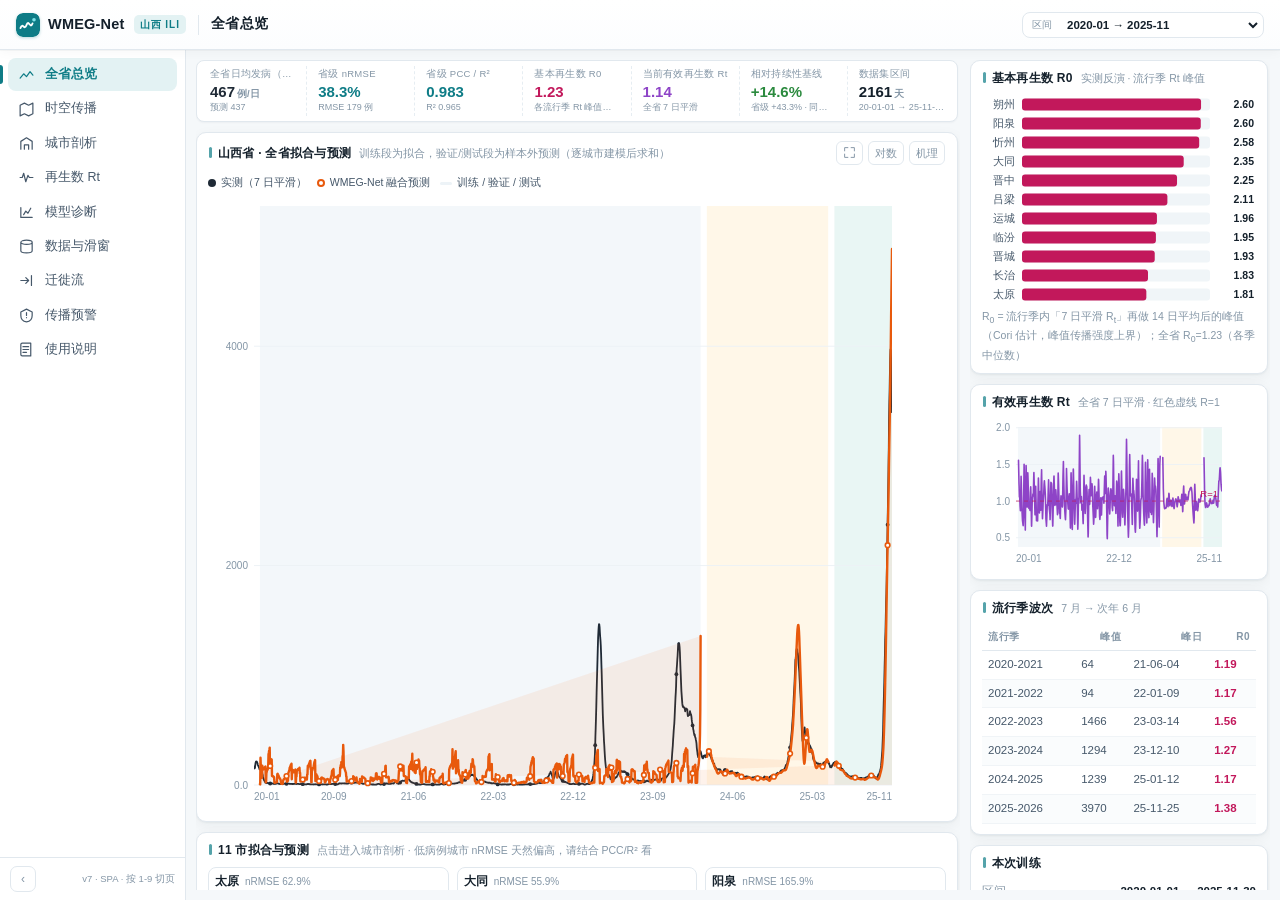
<file: index.html>
<!doctype html>
<html lang="zh-CN">
<head>
<meta charset="utf-8">
<meta name="viewport" content="width=device-width,initial-scale=1">
<title>WMEG-Net · 山西省 ILI 时空传播</title>
<meta name="description" content="WMEG-Net 山西省 11 市流感样病例（ILI）时空预测演示：全省拟合与预测、时空传播地图、城市剖析、再生数 Rt、模型诊断与迁徙数据审计">
<meta name="theme-color" content="#0E7C86">
<link rel="icon" href="data:image/svg+xml,%3Csvg xmlns='http://www.w3.org/2000/svg' viewBox='0 0 32 32'%3E%3Crect width='32' height='32' rx='9' fill='%230E7C86'/%3E%3Cpath d='M6 20c3-8 5 4 8-4s5 6 8-2' fill='none' stroke='white' stroke-width='2.6' stroke-linecap='round'/%3E%3Ccircle cx='24' cy='9' r='2.4' fill='%237FE3E9'/%3E%3C/svg%3E">
<link rel="stylesheet" href="assets/app.css?v=20261128m">
</head>
<body data-page="index">
<div id="app"></div>
<script src="assets/data.js?v=20261125f"></script>
<script src="assets/data-map-ext.js?v=20261127i"></script>
<script src="assets/charts.js?v=20261125f"></script>
<script src="assets/core.js?v=20261125f"></script>
<script src="assets/page-index.js?v=20261125f"></script>
<script src="assets/page-map.js?v=20261128m"></script>
<script src="assets/page-city.js?v=20261127h"></script>
<script src="assets/page-rt.js?v=20261125f"></script>
<script src="assets/page-model.js?v=20261125f"></script>
<script src="assets/page-data.js?v=20261125f"></script>
<script src="assets/page-mig.js?v=20261125f"></script>
<script src="assets/page-manual.js?v=20261125f"></script>
<script src="assets/page-warn.js?v=20261127g"></script>
<script src="assets/app.js?v=20261127g"></script>
</body>
</html>
</file>
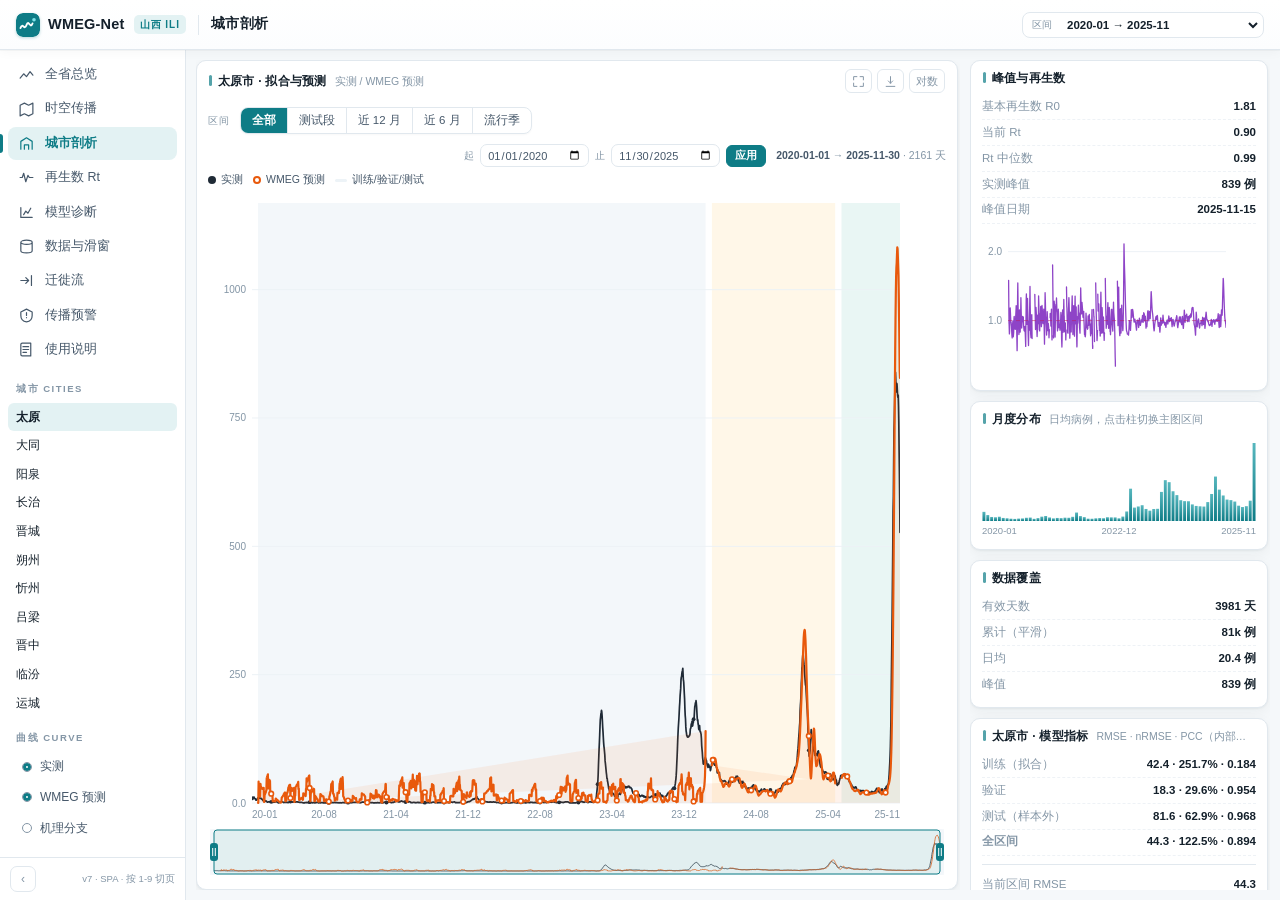
<file: city.html>
<!doctype html>
<html lang="zh-CN"><head><meta charset="utf-8">
<title>城市剖析 · WMEG-Net</title>
<script>
(function () {
  var q = location.search ? location.search.replace(/^\?/, "") : "";
  location.replace("index.html#/city" + (q ? "?" + q : ""));
})();
</script>
</head>
<body style="font:14px/1.7 sans-serif;padding:24px;color:#46586A">
正在跳转到 <a href="index.html#/city">城市剖析</a> …
</body></html>
</file>
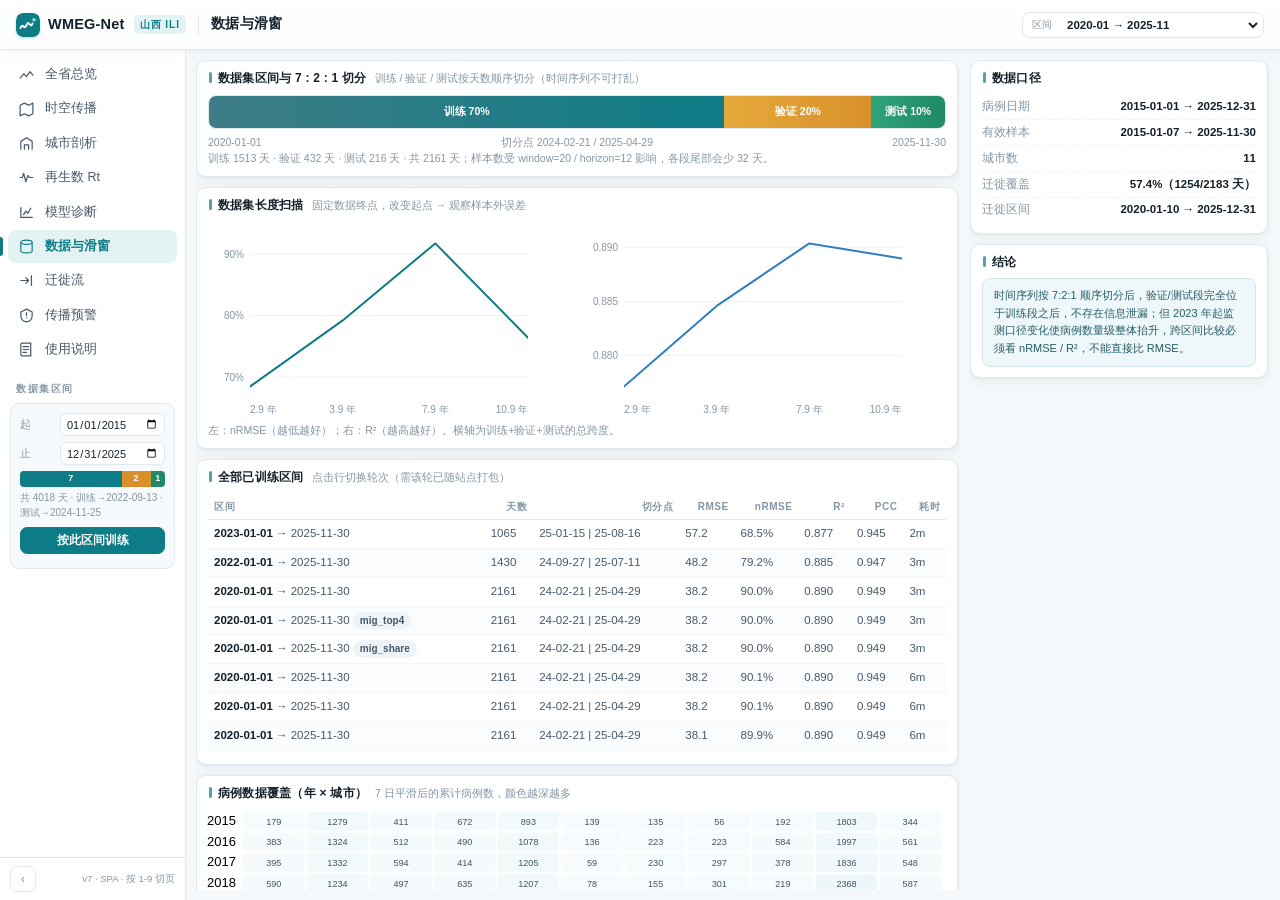
<file: data.html>
<!doctype html>
<html lang="zh-CN"><head><meta charset="utf-8">
<title>数据与滑窗 · WMEG-Net</title>
<script>
(function () {
  var q = location.search ? location.search.replace(/^\?/, "") : "";
  location.replace("index.html#/data" + (q ? "?" + q : ""));
})();
</script>
</head>
<body style="font:14px/1.7 sans-serif;padding:24px;color:#46586A">
正在跳转到 <a href="index.html#/data">数据与滑窗</a> …
</body></html>
</file>
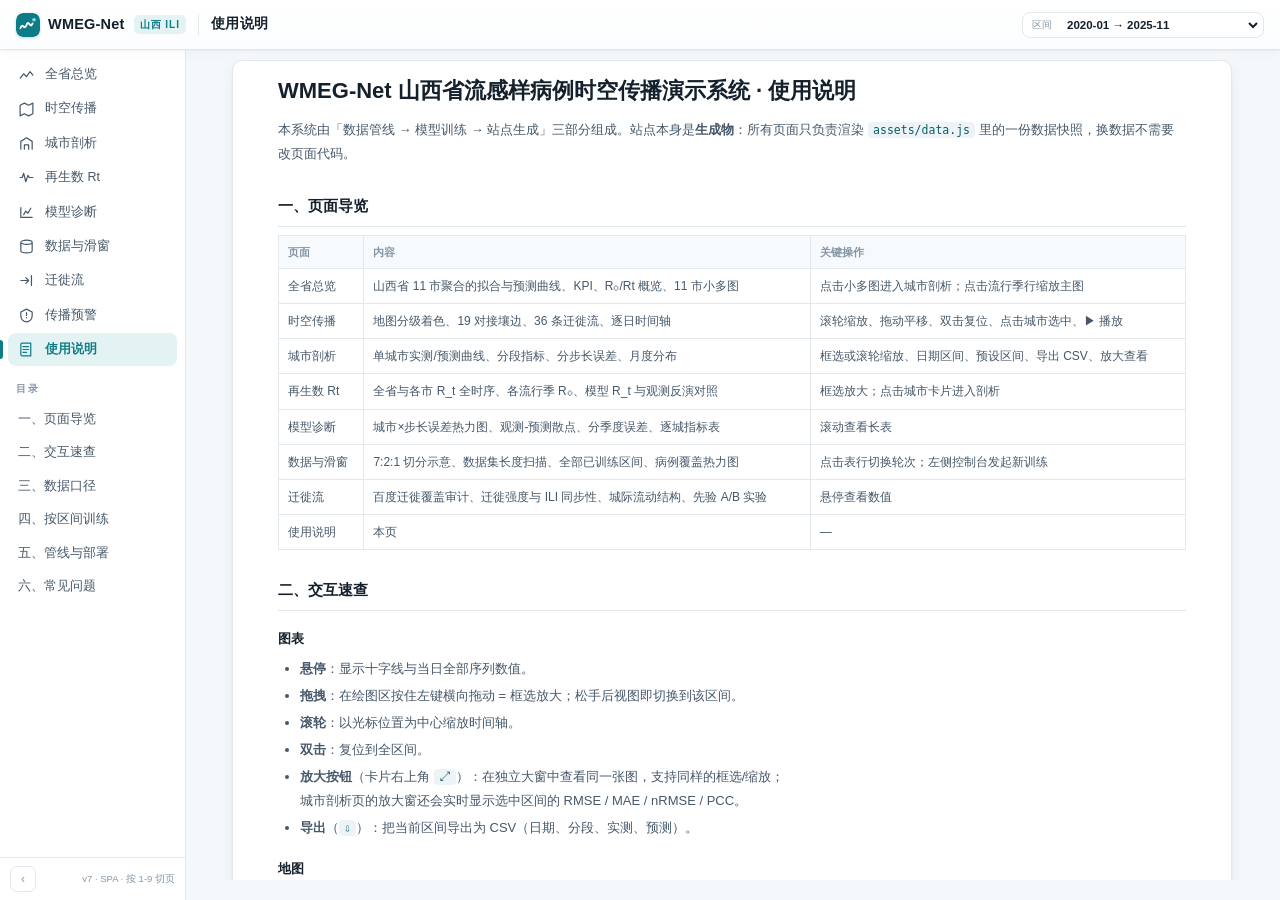
<file: manual.html>
<!doctype html>
<html lang="zh-CN"><head><meta charset="utf-8">
<title>使用说明 · WMEG-Net</title>
<script>
(function () {
  var q = location.search ? location.search.replace(/^\?/, "") : "";
  location.replace("index.html#/manual" + (q ? "?" + q : ""));
})();
</script>
</head>
<body style="font:14px/1.7 sans-serif;padding:24px;color:#46586A">
正在跳转到 <a href="index.html#/manual">使用说明</a> …
</body></html>
</file>
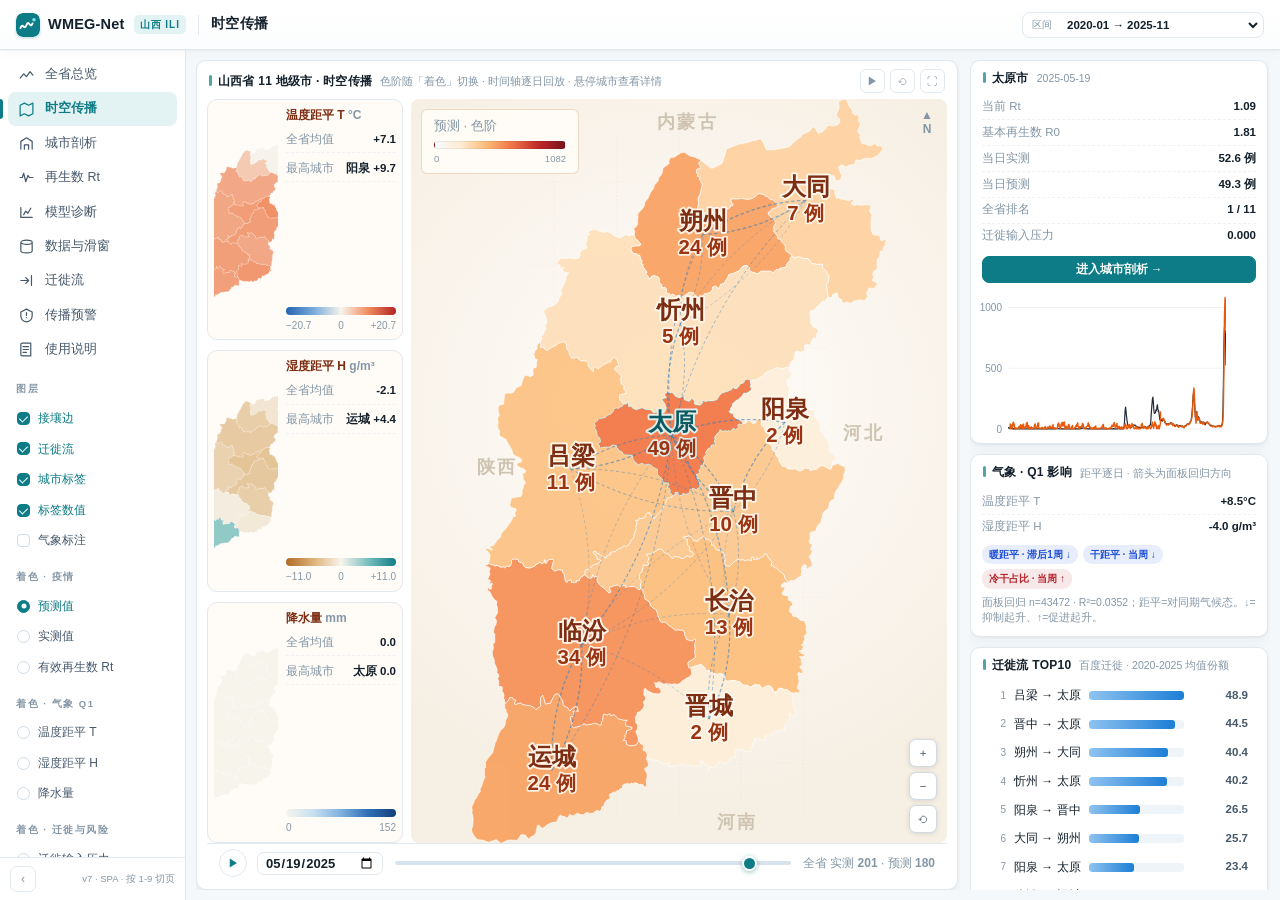
<file: map.html>
<!doctype html>
<html lang="zh-CN"><head><meta charset="utf-8">
<title>时空传播 · WMEG-Net</title>
<script>
(function () {
  var q = location.search ? location.search.replace(/^\?/, "") : "";
  location.replace("index.html#/map" + (q ? "?" + q : ""));
})();
</script>
</head>
<body style="font:14px/1.7 sans-serif;padding:24px;color:#46586A">
正在跳转到 <a href="index.html#/map">时空传播</a> …
</body></html>
</file>
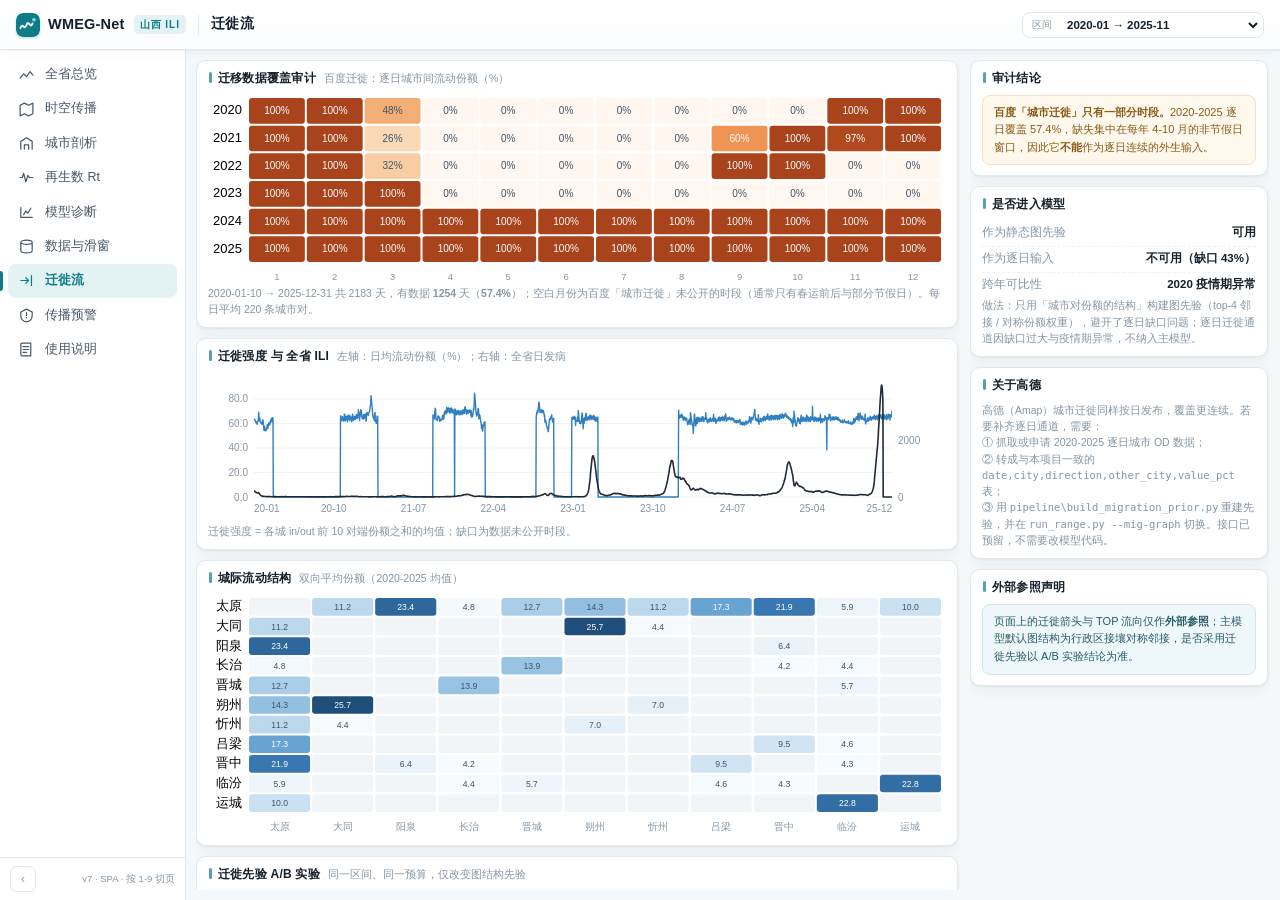
<file: mig.html>
<!doctype html>
<html lang="zh-CN"><head><meta charset="utf-8">
<title>迁徙流 · WMEG-Net</title>
<script>
(function () {
  var q = location.search ? location.search.replace(/^\?/, "") : "";
  location.replace("index.html#/mig" + (q ? "?" + q : ""));
})();
</script>
</head>
<body style="font:14px/1.7 sans-serif;padding:24px;color:#46586A">
正在跳转到 <a href="index.html#/mig">迁徙流</a> …
</body></html>
</file>
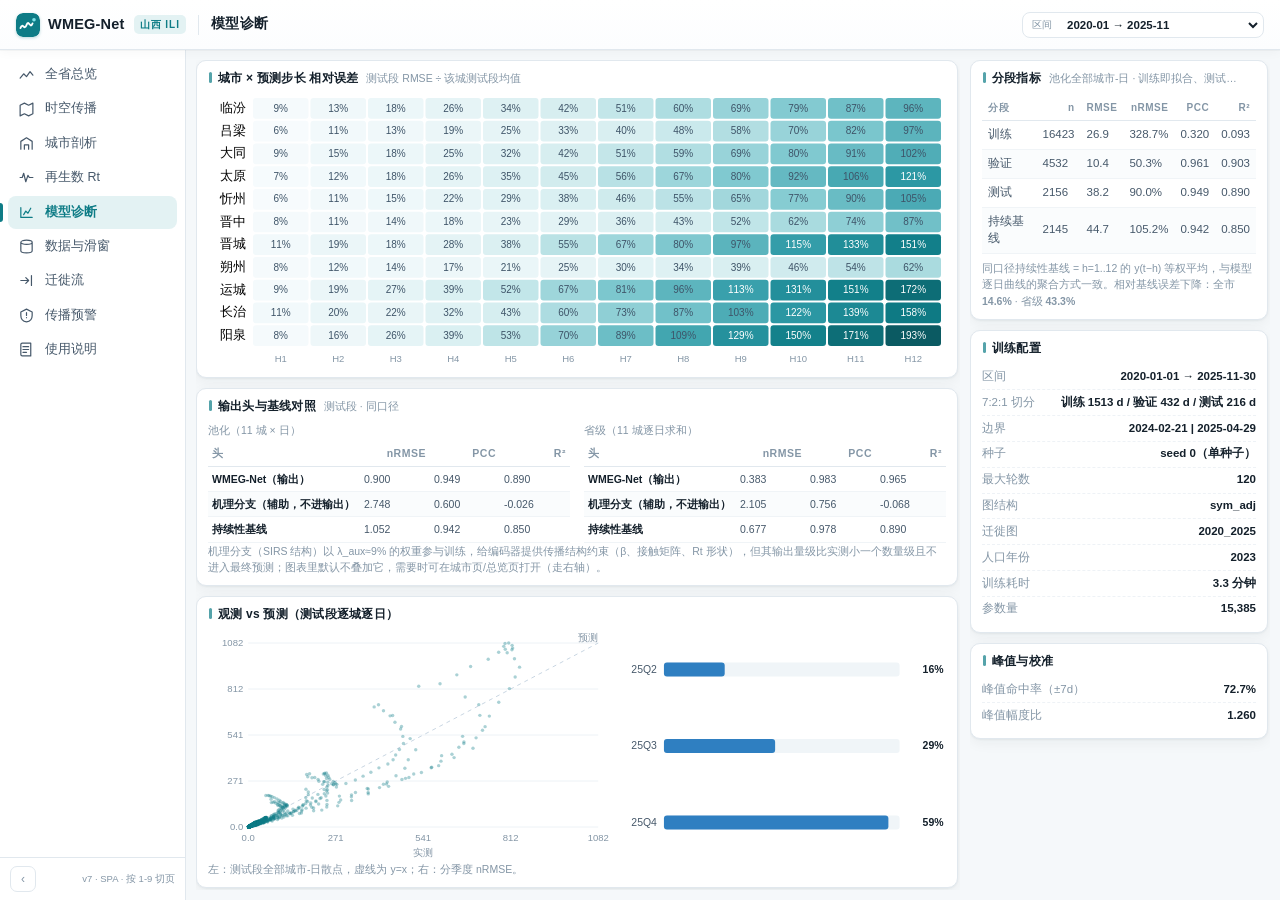
<file: model.html>
<!doctype html>
<html lang="zh-CN"><head><meta charset="utf-8">
<title>模型诊断 · WMEG-Net</title>
<script>
(function () {
  var q = location.search ? location.search.replace(/^\?/, "") : "";
  location.replace("index.html#/model" + (q ? "?" + q : ""));
})();
</script>
</head>
<body style="font:14px/1.7 sans-serif;padding:24px;color:#46586A">
正在跳转到 <a href="index.html#/model">模型诊断</a> …
</body></html>
</file>
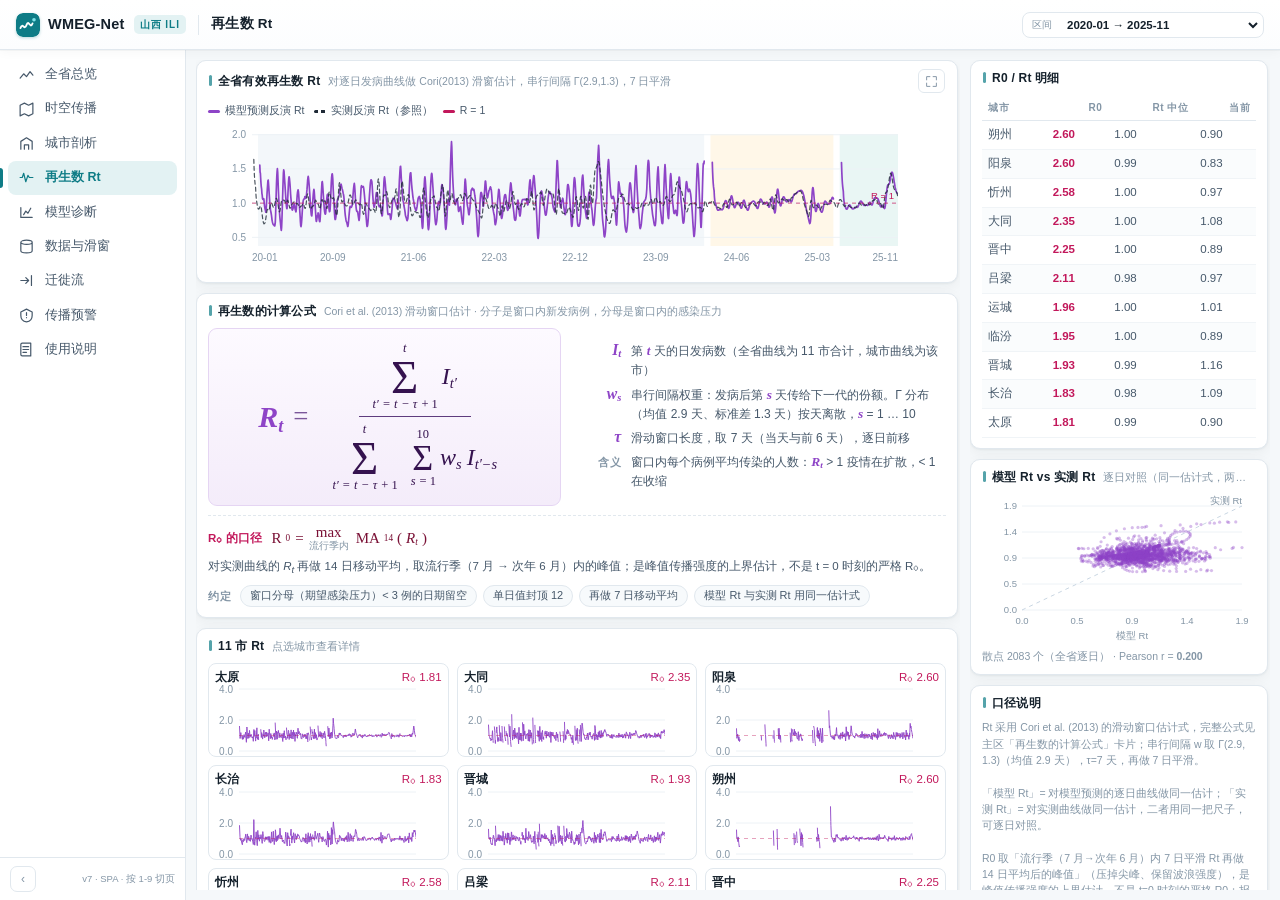
<file: rt.html>
<!doctype html>
<html lang="zh-CN"><head><meta charset="utf-8">
<title>再生数 Rt · WMEG-Net</title>
<script>
(function () {
  var q = location.search ? location.search.replace(/^\?/, "") : "";
  location.replace("index.html#/rt" + (q ? "?" + q : ""));
})();
</script>
</head>
<body style="font:14px/1.7 sans-serif;padding:24px;color:#46586A">
正在跳转到 <a href="index.html#/rt">再生数 Rt</a> …
</body></html>
</file>
<file: assets/app.css>
/* ===========================================================
   WMEG-Net 演示站点 · 样式
   亮色 / 一屏零滚动 / 左控制台 + 主区 + 右详情栏
   =========================================================== */
:root{
  --bg:#F5F8FA; --panel:#FFFFFF; --panel2:#EEF3F7; --panel3:#F7FAFC;
  --line:#E1E8EE; --line2:#CFDAE3;
  --tx:#14202B; --tx2:#46586A; --tx3:#8496A6;
  --accent:#0E7C86; --accent2:#12A3AE; --accent-soft:#E3F2F3;
  --obs:#1F2A36; --pred:#0E7C86; --direct:#2F7FC1; --mech:#E8590C;
  --rt:#8E44C7; --r0:#C2185B; --flow:#2F7FC1;
  --train:#F3F7FA; --val:#FFF7E8; --test:#E9F6F4;
  --warn:#D9480F; --ok:#2B8A3E;
  --side-w:204px; --side-w-min:60px; --rail-w:clamp(296px,20vw,352px); --top-h:50px;
  --r:10px; --shadow:0 1px 2px rgba(20,32,43,.05),0 4px 14px rgba(20,32,43,.05);
}
*{box-sizing:border-box}
html,body{height:100%;margin:0}
body{background:var(--bg);color:var(--tx);
  font:13px/1.55 "Microsoft YaHei","PingFang SC","Noto Sans CJK SC","Segoe UI",sans-serif;
  -webkit-font-smoothing:antialiased;overflow:hidden}
.num{font-variant-numeric:tabular-nums}
button{font-family:inherit}

/* ---------- 顶栏 ---------- */
#app{height:100%;display:grid;grid-template-rows:var(--top-h) 1fr}
/* ---------- 顶栏 ---------- */
.top{display:flex;align-items:center;gap:12px;padding:0 16px;min-width:0;overflow:hidden;
  background:linear-gradient(180deg,#FFFFFF 0%,#FCFDFE 100%);
  border-bottom:1px solid var(--line);position:relative;z-index:20;
  box-shadow:0 1px 0 rgba(20,32,43,.03),0 3px 10px rgba(20,32,43,.03)}
.brand{display:flex;align-items:center;gap:8px;font-weight:800;font-size:14.5px;letter-spacing:.2px;
  white-space:nowrap;flex:0 0 auto}
.brand svg{display:block;border-radius:7px;box-shadow:0 1px 3px rgba(14,124,134,.28)}
.brand small{font-weight:700;font-size:10px;color:var(--accent);letter-spacing:.1em;
  background:var(--accent-soft);border-radius:5px;padding:1.5px 6px;margin-left:1px}
.vdiv{width:1px;height:20px;background:var(--line);flex:0 0 auto}
.viewtitle{display:flex;align-items:baseline;gap:9px;min-width:0;flex:0 1 auto}
.vname{font-size:13.5px;font-weight:800;color:var(--tx);white-space:nowrap;letter-spacing:.02em}
.vdesc{font-size:11.5px;color:var(--tx3);white-space:nowrap;overflow:hidden;text-overflow:ellipsis;min-width:0}
.top .spacer{flex:1 1 auto;min-width:4px}
.tools{display:flex;align-items:center;gap:8px;flex:0 0 auto;min-width:0}
.chip{display:inline-flex;align-items:center;gap:5px;background:#F7FAFC;border:1px solid var(--line);
  border-radius:7px;padding:4px 9px;font-size:11px;color:var(--tx2);white-space:nowrap;
  flex:0 0 auto;max-width:260px;overflow:hidden;text-overflow:ellipsis;line-height:1.35}
.chip b{color:var(--tx);font-weight:700;font-variant-numeric:tabular-nums}
.chip i{width:6px;height:6px;border-radius:50%;background:var(--accent);display:inline-block;
  box-shadow:0 0 0 2px rgba(14,124,134,.14)}
.chip.warn i{background:var(--warn);box-shadow:0 0 0 2px rgba(217,72,15,.14)}
.tsel{display:inline-flex;align-items:center;gap:6px;background:#fff;border:1px solid var(--line);
  border-radius:8px;padding:1px 2px 1px 9px;transition:.12s}
.tsel:hover{border-color:var(--line2)}
.tsel > span{font-size:10px;color:var(--tx3);letter-spacing:.06em;white-space:nowrap}
.sel{background:transparent;border:0;color:var(--tx);font-size:11.5px;font-weight:600;
  padding:4px 4px;outline:none;cursor:pointer;max-width:246px;font-family:inherit;
  text-overflow:ellipsis;white-space:nowrap;overflow:hidden}
.sel:focus{outline:none}

/* ---------- 侧栏 ---------- */
.shell{display:grid;grid-template-columns:var(--side-w) 1fr;min-height:0;transition:grid-template-columns .18s ease}
.shell.mini{grid-template-columns:var(--side-w-min)}
.side{background:#fff;border-right:1px solid var(--line);display:flex;flex-direction:column;min-height:0;position:relative}
.side .navlist{padding:8px 8px 2px;display:flex;flex-direction:column;gap:1px;flex:0 0 auto}
#consoleWrap{overflow-y:auto;overflow-x:hidden;min-height:0;flex:1 1 auto}
.side .tail{flex:0 0 auto}
.nav{display:flex;align-items:center;gap:10px;padding:7px 10px;border-radius:8px;color:var(--tx2);
  text-decoration:none;font-size:12.5px;white-space:nowrap;position:relative;transition:background .12s}
.nav svg{width:17px;height:17px;flex:0 0 17px;stroke:currentColor;fill:none;stroke-width:1.7;
  stroke-linecap:round;stroke-linejoin:round}
.nav:hover{background:var(--panel3);color:var(--tx)}
.nav.on{background:var(--accent-soft);color:var(--accent);font-weight:700}
.nav.on::before{content:"";position:absolute;left:-8px;top:7px;bottom:7px;width:3px;border-radius:0 3px 3px 0;background:var(--accent)}
.nav .lbl{overflow:hidden;text-overflow:ellipsis}
.nav .kbd{margin-left:auto;font-size:9.5px;color:var(--tx3);opacity:.8}
.shell.mini .nav .lbl,.shell.mini .nav .kbd,.shell.mini .side h4,.shell.mini .console,.shell.mini .brandtext{display:none}
.shell.mini .nav{justify-content:center;padding:9px 0}
.side h4{margin:14px 16px 6px;font-size:9.5px;letter-spacing:.16em;color:var(--tx3);font-weight:800;text-transform:uppercase}
.console{margin:6px 10px 10px;padding:9px;border:1px solid var(--line);border-radius:9px;background:var(--panel3)}
.console .cr{display:flex;align-items:center;gap:6px;margin-bottom:6px}
.console .cr label{width:34px;font-size:10.5px;color:var(--tx3)}
.console input[type=date],.console input[type=number],.console select{
  flex:1;min-width:0;background:#fff;border:1px solid var(--line);border-radius:6px;padding:3px 5px;
  font-size:11px;color:var(--tx);outline:none;font-family:inherit}
.console .ratio{display:flex;height:16px;border-radius:4px;overflow:hidden;margin:6px 0 4px;font-size:9px;font-weight:700;color:#fff}
.console .ratio i{display:flex;align-items:center;justify-content:center;font-style:normal}
.console .hint{font-size:10px;color:var(--tx3);line-height:1.45}
.btn{display:inline-flex;align-items:center;justify-content:center;gap:6px;border:1px solid var(--line2);
  background:#fff;color:var(--tx2);border-radius:7px;padding:5px 10px;font-size:11.5px;cursor:pointer;
  transition:.12s;white-space:nowrap}
.btn:hover{border-color:var(--accent);color:var(--accent)}
.btn.primary{background:var(--accent);border-color:var(--accent);color:#fff;font-weight:700}
.btn.primary:hover{background:#0B656D;border-color:#0B656D;color:#fff}
.btn.primary[disabled]{background:#A9C6C8;border-color:#A9C6C8;cursor:not-allowed}
.btn.sm{padding:3px 8px;font-size:10.5px;border-radius:6px}
.btn.block{width:100%}
.side .tail{margin-top:auto;padding:8px 10px;border-top:1px solid var(--line);display:flex;gap:6px;align-items:center}
.collapse{width:26px;height:26px;border-radius:7px;border:1px solid var(--line);background:#fff;cursor:pointer;
  color:var(--tx3);display:flex;align-items:center;justify-content:center;font-size:12px}
.collapse:hover{color:var(--accent);border-color:var(--accent)}
.ver{font-size:9.5px;color:var(--tx3);margin-left:auto;white-space:nowrap;overflow:hidden}

/* ---------- 页面骨架 ---------- */
.page{display:grid;grid-template-columns:minmax(0,1fr) var(--rail-w);gap:10px;padding:10px;min-height:0;overflow:hidden}
.page.norail{grid-template-columns:minmax(0,1fr)}
.main{min-width:0;min-height:0;overflow:auto;overflow-x:hidden;display:flex;flex-direction:column;gap:10px;padding-right:2px}
.main.noset{overflow:hidden}
.rail{min-width:0;min-height:0;overflow-y:auto;overflow-x:hidden;display:flex;flex-direction:column;gap:10px;padding-right:2px}
/* 右栏卡片不许被 flex 压缩（否则内容超高时全被裁掉），超出的交给右栏滚动 */
.rail > .card{flex:0 0 auto}
.page.norail .main{overflow:auto}
/* 顶部栏与版式的自适应：窗口变窄时先收文字，再收布局，绝不让内容被裁 */
@media (max-width:1600px){.vdesc{display:none}}
@media (max-width:1460px){#chipSplit{display:none}}
@media (max-width:1360px){:root{--rail-w:300px;--side-w:186px}#chipUpd{display:none}}
@media (max-width:1240px){:root{--rail-w:280px}#runSel{max-width:160px}.brand small{display:none}}
@media (max-width:1120px){.page{grid-template-columns:minmax(0,1fr)}.rail{display:none}}
@media (max-width:980px){.viewtitle{display:none}.brand span.brandtext{display:none}}

/* ---------- 区间工具条（分段控件 + 日期） ---------- */
.rangebar{display:flex;align-items:center;gap:10px;padding:7px 0 2px;flex-wrap:wrap;min-width:0}
.seglabel{font-size:10px;color:var(--tx3);letter-spacing:.08em;white-space:nowrap;flex:0 0 auto}
.seg{display:inline-flex;border:1px solid var(--line);border-radius:8px;overflow:hidden;background:#fff;
  flex:0 0 auto;box-shadow:0 1px 2px rgba(20,32,43,.03)}
.seg button{border:0;border-right:1px solid var(--line);background:transparent;color:var(--tx2);
  padding:5px 11px;font-size:11.5px;font-family:inherit;cursor:pointer;transition:.12s;white-space:nowrap}
.seg button:last-child{border-right:0}
.seg button:hover{background:var(--panel3);color:var(--tx)}
.seg button.on{background:var(--accent);color:#fff;font-weight:700}
.rbar-right{margin-left:auto;display:flex;align-items:center;gap:6px;flex-wrap:wrap;min-width:0}
.rbar-right .dlab{font-size:10px;color:var(--tx3)}
.rbar-right input[type=date]{background:#fff;border:1px solid var(--line);border-radius:7px;
  padding:3px 6px;font-size:11px;color:var(--tx2);font-family:inherit;outline:none}
.rbar-right input[type=date]:focus{border-color:var(--accent);color:var(--tx)}
.rbar-right .rtxt{font-size:10.5px;color:var(--tx3);margin-left:4px;white-space:nowrap;
  font-variant-numeric:tabular-nums}
.rbar-right .rtxt b{color:var(--tx2)}

/* ---------- 卡片 ---------- */
.card{background:var(--panel);border:1px solid var(--line);border-radius:var(--r);box-shadow:var(--shadow);
  display:flex;flex-direction:column;min-width:0;position:relative;overflow:hidden}
.card>.hd{display:flex;align-items:center;gap:8px;padding:8px 12px 0;min-height:20px;min-width:0}
.card>.hd h3{margin:0;font-size:12px;font-weight:800;letter-spacing:.02em;color:var(--tx);white-space:nowrap}
.card>.hd .sub{font-size:10.5px;color:var(--tx3);overflow:hidden;text-overflow:ellipsis;white-space:nowrap;min-width:0}
.card>.hd .tools{margin-left:auto;display:flex;gap:5px;align-items:center}
.card>.bd{padding:7px 11px 10px;flex:1;min-height:0;min-width:0;display:flex;flex-direction:column}
.card.pad>.bd{padding:12px 14px}
.card.grow{flex:1 1 auto}
/* 主区卡片默认不被压缩（否则内容超高时按比例压扁、字被裁）；需要撑满的卡片用内联 flex:1 */
.main > .card{flex:0 0 auto}
.main > .kpis{flex:0 0 auto}
.ico{min-width:24px;height:24px;border-radius:6px;border:1px solid var(--line);background:#fff;color:var(--tx3);
  display:inline-flex;align-items:center;justify-content:center;cursor:pointer;font-size:10.5px;
  padding:0 6px;white-space:nowrap;line-height:1;letter-spacing:0}
.ico:hover{color:var(--accent);border-color:var(--accent)}
.ico.on{background:var(--accent-soft);color:var(--accent);border-color:#B6DEE0}

/* ---------- KPI ---------- */
.kpis{display:grid;grid-template-columns:repeat(auto-fit,minmax(124px,1fr));gap:8px}
.kpis.seven{grid-template-columns:repeat(7,minmax(0,1fr))}
/* 窄屏把 7 张 KPI 折成 4 列两行（规则必须放在 .kpis.seven 之后才生效） */
@media (max-width:1500px){.kpis.seven{grid-template-columns:repeat(4,minmax(0,1fr))}}
@media (max-width:900px){.kpis.seven{grid-template-columns:repeat(2,minmax(0,1fr))}}
.kpi{background:var(--panel);border:1px solid var(--line);border-radius:8px;padding:7px 10px;
  box-shadow:0 1px 2px rgba(20,32,43,.04);position:relative;overflow:hidden;min-width:0}
.kpi .t{font-size:9.5px;color:var(--tx3);letter-spacing:.04em;white-space:nowrap;overflow:hidden;text-overflow:ellipsis}
.kpi .v{font-size:19px;font-weight:800;line-height:1.15;margin-top:1px;font-variant-numeric:tabular-nums;
  white-space:nowrap;overflow:hidden;text-overflow:ellipsis}
.kpi .u{font-size:10px;color:var(--tx3);font-weight:600;margin-left:2px}
.kpi .d{font-size:9.5px;color:var(--tx3);margin-top:1px;white-space:nowrap;overflow:hidden;text-overflow:ellipsis}
.kpi::after{content:"";position:absolute;left:0;top:0;bottom:0;width:2.5px;background:var(--accent);opacity:.5}
.kpi.obs::after{background:var(--obs)}.kpi.pred::after{background:var(--pred)}
.kpi.rt::after{background:var(--rt)}.kpi.r0::after{background:var(--r0)}
.kpi.warn::after{background:var(--warn)}.kpi.ok::after{background:var(--ok)}

/* ---------- 紧凑指标带（总览页顶部） ---------- */
.mbar{display:flex;align-items:stretch;background:#fff;border:1px solid var(--line);border-radius:8px;
  box-shadow:0 1px 2px rgba(20,32,43,.04);padding:5px 2px;flex:0 0 auto;min-width:0;overflow:hidden}
.mbar .m{flex:1 1 0;min-width:0;padding:1px 11px;border-left:1px dashed #E6EDF2;display:flex;
  flex-direction:column;gap:1px}
.mbar .m:first-child{border-left:0}
.mbar .ml{font-size:9.5px;color:var(--tx3);letter-spacing:.03em;white-space:nowrap;overflow:hidden;text-overflow:ellipsis}
.mbar .mv{font-size:15px;font-weight:800;line-height:1.15;color:var(--tx);font-variant-numeric:tabular-nums;
  white-space:nowrap;overflow:hidden;text-overflow:ellipsis}
.mbar .mv i{font-size:9.5px;font-weight:600;color:var(--tx3);font-style:normal;margin-left:2px}
.mbar .md{font-size:9px;color:var(--tx3);white-space:nowrap;overflow:hidden;text-overflow:ellipsis}
.mbar .m.obs .mv{color:#1F2A36}.mbar .m.pred .mv{color:var(--accent)}
.mbar .m.rt .mv{color:var(--rt)}.mbar .m.r0 .mv{color:var(--r0)}
.mbar .m.ok .mv{color:var(--ok)}.mbar .m.warn .mv{color:var(--warn)}
/* 主图卡片：吃掉视口剩余高度，图是主角 */
.card.mainchart{flex:1 1 auto;min-height:clamp(340px,calc(100vh - 210px),820px)}

/* ---------- 图表 ---------- */
.chart{position:relative;width:100%;min-height:0;flex:1}
.chart svg{display:block;width:100%;height:100%;overflow:visible}
.chart .grid line{stroke:#EDF2F6;stroke-width:1}
.chart .axis text{fill:var(--tx3);font-size:10px}
.chart .axis path{stroke:var(--line2)}
.chart .lbl{fill:var(--tx2);font-size:10px}
.legend{display:flex;flex-wrap:wrap;gap:10px;align-items:center;font-size:10.5px;color:var(--tx2);padding:2px 0 4px}
.legend i{display:inline-block;width:12px;height:3px;border-radius:2px;margin-right:5px;vertical-align:middle}
.legend .dot{width:8px;height:8px;border-radius:50%;margin-right:5px}
.tipbox{position:fixed;left:0;top:0;pointer-events:none;background:rgba(255,255,255,.98);border:1px solid var(--line2);
  border-radius:8px;padding:7px 10px;font-size:11px;color:var(--tx);box-shadow:0 8px 26px rgba(20,32,43,.16);
  opacity:0;transition:opacity .1s;z-index:99;min-width:120px;line-height:1.6}
.tipbox b{color:var(--accent)}
.tipbox .r{display:flex;justify-content:space-between;gap:14px}
.tipbox .r span:last-child{font-variant-numeric:tabular-nums;font-weight:700}
.chart .brush{fill:rgba(14,124,134,.10);stroke:rgba(14,124,134,.45);stroke-width:1}
.chart .hover-line{stroke:#94A5B4;stroke-width:1;stroke-dasharray:3 3}

/* ---------- 地图 ---------- */
.mapwrap{position:relative;flex:1;min-height:340px;background:radial-gradient(circle at 50% 42%,#FFFDFA 0%,#F6EFE4 78%);
  border-radius:8px;overflow:hidden;cursor:grab}
.mapwrap.drag{cursor:grabbing}
.mapwrap svg{width:100%;height:100%;display:block}
/* 地图分三层叠放：底图接收鼠标；迁徙流 / 标签两层不拦截事件，并各自独立成合成层，
   这样流动线动画、逐日填色、标签数值变化互不牵连着重绘 */
.mapwrap>svg{position:absolute;left:0;top:0}
.mapwrap>svg.mv-flow,.mapwrap>svg.mv-lab{pointer-events:none;will-change:transform}
.mappoly{cursor:pointer;transition:fill .18s}
.mapwrap.live .mappoly{transition:none}
.lab-layer{position:absolute;inset:0;pointer-events:none;overflow:hidden}
.clab{position:absolute;transform:translate(-50%,-50%);text-align:center;line-height:1.15;white-space:nowrap;
  text-shadow:0 0 3px #fff,0 0 3px #fff,0 0 4px #fff,0 0 6px #fff}
.clab .n{font-size:12px;font-weight:700;color:#14202B}
.clab .v{font-size:11px;font-weight:700;color:#14202B;font-variant-numeric:tabular-nums}
.clab.dk .n,.clab.dk .v{color:#fff;text-shadow:0 0 3px rgba(20,32,43,.8),0 0 6px rgba(20,32,43,.55)}
.clab.sel .n{color:var(--accent)}
.maptools{position:absolute;right:10px;bottom:10px;display:flex;flex-direction:column;gap:5px;z-index:4}
.maptools .btn{width:28px;height:28px;padding:0;border-radius:7px;background:#fff;box-shadow:0 1px 5px rgba(20,32,43,.12)}
.scalebar{position:absolute;left:10px;top:10px;font-size:10px;color:var(--tx3);background:rgba(255,252,247,.92);
  border:1px solid rgba(196,120,60,.28);border-radius:6px;padding:4px 8px;z-index:4}

/* 地图全屏：小窗口下也能把 11 市标注看清 */
.card.fullmap{position:fixed;inset:14px;z-index:300;background:#fff;box-shadow:0 24px 70px rgba(12,22,30,.28)}
.card.fullmap .mapwrap{min-height:0}

/* ---------- 时间轴 ---------- */
.timeline{display:flex;align-items:center;gap:10px;padding:5px 12px 6px}
.timeline .play{width:28px;height:28px;font-size:11px}
.timeline .day{font-size:14px;font-weight:800;font-variant-numeric:tabular-nums;min-width:96px}
.timeline .daypick{font-size:13px;font-weight:800;font-variant-numeric:tabular-nums;background:#fff;border:1px solid var(--line);
  border-radius:7px;padding:2px 7px;color:var(--tx);font-family:inherit;outline:none;min-width:126px}
.timeline .daypick:focus{border-color:var(--accent)}
.timeline .tot{font-size:11px;color:var(--tx3);min-width:120px;text-align:right}
input[type=range]{-webkit-appearance:none;appearance:none;flex:1;height:4px;border-radius:3px;background:#D9E3EB;outline:none}
input[type=range]::-webkit-slider-thumb{-webkit-appearance:none;width:15px;height:15px;border-radius:50%;
  background:var(--accent);border:2px solid #fff;box-shadow:0 1px 5px rgba(14,124,134,.45);cursor:pointer}
.play{width:34px;height:34px;flex:0 0 auto;border-radius:50%;border:1px solid var(--line);background:#fff;cursor:pointer;
  color:var(--accent);display:flex;align-items:center;justify-content:center;font-size:12px}
.play:hover{background:var(--accent-soft)}
.play.on{background:var(--accent);color:#fff;border-color:var(--accent)}

/* ---------- 列表 / 表格 ---------- */
.list{display:flex;flex-direction:column;gap:1px;overflow:auto;min-height:0}
.item{display:flex;align-items:center;gap:8px;padding:4.5px 8px;border-radius:6px;cursor:pointer;font-size:12px;color:var(--tx2);transition:background .1s}
.item:hover{background:var(--panel3)}
.item.on{background:var(--accent-soft);color:var(--tx);font-weight:700}
.item .nm{flex:0 0 auto;min-width:44px;color:var(--tx)}
.item .track{flex:1;height:9px;background:#EFF4F8;border-radius:3px;overflow:hidden;min-width:40px}
.item .fill{display:block;height:100%;border-radius:3px;background:linear-gradient(90deg,#7FC7CB,#0E7C86)}
.item .vl{width:56px;text-align:right;font-variant-numeric:tabular-nums;font-weight:700;font-size:11.5px}
.item .rk{width:16px;text-align:right;font-size:10px;color:var(--tx3)}
table.t{width:100%;border-collapse:collapse;font-size:11.5px}
table.t th{text-align:right;font-weight:700;color:var(--tx3);font-size:10px;letter-spacing:.05em;
  padding:5px 6px;border-bottom:1px solid var(--line);position:sticky;top:0;background:#fff;z-index:1}
table.t th:first-child,table.t td:first-child{text-align:left}
table.t td{padding:5px 6px;border-bottom:1px solid #F0F4F7;font-variant-numeric:tabular-nums;color:var(--tx2)}
table.t tr:hover td{background:var(--panel3)}
table.t td b{color:var(--tx)}
table.t.compact{table-layout:fixed}
table.t.compact th,table.t.compact td{padding:4px 4px;font-size:10.5px;white-space:nowrap;
  overflow:hidden;text-overflow:ellipsis}
table.t.compact th:first-child,table.t.compact td:first-child{width:36%}
.scroll{overflow:auto;min-height:0;max-width:100%}
.tiny{font-size:10.5px;color:var(--tx3);line-height:1.55}
.pill{display:inline-block;padding:1px 7px;border-radius:20px;font-size:10px;font-weight:700;
  background:var(--panel2);color:var(--tx2)}
.pill.ok{background:#E6F4E9;color:#2B8A3E}
.pill.warn{background:#FDEEE4;color:#C2410C}
.pill.info{background:var(--accent-soft);color:var(--accent)}
.pill.rt{background:#F3E8FA;color:#7B2CBF}
.divider{height:1px;background:var(--line);margin:8px 0}
.kv{display:flex;justify-content:space-between;gap:8px;padding:3.5px 0;font-size:11.5px;
  border-bottom:1px dashed #EEF2F6;min-width:0}
.kv:last-child{border-bottom:0}
.kv span:first-child{color:var(--tx3);white-space:nowrap;flex:0 0 auto}
.kv span:last-child{font-weight:700;font-variant-numeric:tabular-nums;text-align:right;
  min-width:0;overflow:hidden;text-overflow:ellipsis;white-space:nowrap}

/* ---------- 模态（图表放大） ---------- */
.modal{position:fixed;inset:0;background:rgba(12,22,30,.42);backdrop-filter:blur(2px);z-index:200;
  display:none;align-items:center;justify-content:center;padding:24px}
.modal.on{display:flex}
.modal .box{background:#fff;border-radius:14px;box-shadow:0 24px 70px rgba(12,22,30,.3);
  width:min(1500px,96vw);height:min(900px,90vh);display:flex;flex-direction:column;overflow:hidden}
.modal .bhd{display:flex;align-items:center;gap:10px;padding:12px 16px;border-bottom:1px solid var(--line)}
.modal .bhd h3{margin:0;font-size:14px}
.modal .bbd{flex:1;min-height:0;padding:12px 16px 16px;display:flex;flex-direction:column}

/* ---------- 提示 / 空态 ---------- */
.empty{display:flex;align-items:center;justify-content:center;height:100%;color:var(--tx3);font-size:12px;text-align:center;padding:20px}
.note{background:#FFF8EC;border:1px solid #F5DFC2;border-radius:8px;padding:8px 11px;font-size:11px;color:#8A5A18;line-height:1.6}
.note.info{background:#EEF7FA;border-color:#CFE6EC;color:#265C66}
.note.ok{background:#EFF8F1;border-color:#CDE9D5;color:#24663A}
.toast{position:fixed;left:50%;bottom:34px;transform:translateX(-50%) translateY(12px);background:#14202B;color:#fff;
  padding:9px 16px;border-radius:9px;font-size:12px;opacity:0;transition:.2s;z-index:300;pointer-events:none;max-width:70vw}
.toast.on{opacity:1;transform:translateX(-50%) translateY(0)}

/* ---------- 说明页 ---------- */
.doc{max-width:920px;margin:0 auto;padding:4px 6px 40px;line-height:1.85;font-size:13px;color:var(--tx2)}
.doc h1{font-size:22px;color:var(--tx);margin:6px 0 4px}
.doc h2{font-size:15px;color:var(--tx);margin:26px 0 8px;padding-bottom:6px;border-bottom:1px solid var(--line)}
.doc h3{font-size:13px;color:var(--tx);margin:16px 0 4px}
.doc p{margin:6px 0}
.doc ul,.doc ol{margin:6px 0 6px 4px;padding-left:18px}
.doc li{margin:3px 0}
.doc code{background:var(--panel2);border-radius:4px;padding:1px 5px;font-size:11.5px;
  font-family:"Cascadia Code",Consolas,monospace;color:#0B5E66}
.doc pre{background:#0F1B24;color:#D7E3EC;border-radius:9px;padding:12px 14px;overflow:auto;font-size:11.5px;
  line-height:1.7;font-family:"Cascadia Code",Consolas,monospace}
.doc pre code{background:none;color:inherit;padding:0}
.doc table{width:100%;border-collapse:collapse;font-size:12px;margin:8px 0}
.doc th,.doc td{border:1px solid var(--line);padding:6px 9px;text-align:left}
.doc th{background:var(--panel3);font-size:11px;color:var(--tx3)}
.doc blockquote{margin:8px 0;padding:8px 14px;border-left:3px solid var(--accent);background:var(--accent-soft);
  border-radius:0 7px 7px 0;color:#14555C;font-size:12px}
.kbd{display:inline-block;border:1px solid var(--line2);border-bottom-width:2px;border-radius:5px;
  padding:0 6px;font-size:10.5px;background:#fff;color:var(--tx2);font-family:inherit}

/* ---------- 迁徙流动画 ----------
   虚线相位由 page-map.js 按动画时钟推进（约 30 次/秒）；不再用 CSS 无限动画，
   那样会让整张地图在页面静止时也每帧重绘 */
.flow{stroke-dasharray:6 8}

/* ---------- 左控制台：图层开关 / 着色单选行 ---------- */
.side .row{display:flex;align-items:center;gap:8px;border-radius:6px;margin:0 8px;
  padding:6px 9px;font-size:12px;color:var(--tx2);cursor:pointer;user-select:none;transition:background .12s}
.side .row:hover{background:var(--panel3);color:var(--tx)}
.side .row .tick{flex:0 0 auto;display:inline-block}
.row.on .tick{border-color:var(--accent);box-shadow:inset 0 0 0 3px var(--accent)}
.side .row.on{color:var(--accent)}
/* 复选（图层）：城市页曲线行沿用原圆点样式，这里只接管 .ctl 行 */
.side .row.ctl .tick{width:13px;height:13px;flex:0 0 13px;border:1.5px solid var(--line2);
  border-radius:4px;background:#fff;position:relative;box-shadow:none;transition:.12s}
.side .row.ctl.on .tick{background:var(--accent);border-color:var(--accent);box-shadow:none}
.side .row.ctl.on .tick::after{content:"";position:absolute;left:3px;top:1px;width:4px;height:7px;
  border:solid #fff;border-width:0 1.8px 1.8px 0;transform:rotate(45deg)}
.side .row.ctl.radio .tick{border-radius:50%}
.side .row.ctl.radio.on .tick::after{left:50%;top:50%;width:5px;height:5px;border:0;background:#fff;
  border-radius:50%;transform:translate(-50%,-50%)}

/* ---------- 地图色阶图例（文字 + 渐变条 + 刻度） ---------- */
.scalebar{min-width:158px}
.scalebar .sb-t{white-space:nowrap}
.scalebar .sb-bar{height:7px;border-radius:4px;margin:5px 0 3px;border:1px solid rgba(20,32,43,.07);
  background:linear-gradient(90deg,#F7FBFD,#FEECD2,#FDBA74,#F07147,#BE2828,#78141E)}
.scalebar .sb-l{display:flex;justify-content:space-between;font-size:9.5px;color:var(--tx3);
  font-variant-numeric:tabular-nums}

/* ---------- 细节统一：卡片标题、表格、可点击小卡片 ---------- */
.card>.hd h3::before{content:"";display:inline-block;width:3px;height:11px;border-radius:2px;
  background:var(--accent);opacity:.7;margin-right:6px;vertical-align:-1px}
table.t tbody tr:nth-child(even) td{background:#FAFCFD}
table.t tbody tr:hover td{background:var(--panel3)}
.citycell{transition:border-color .12s,box-shadow .12s}
.citycell:hover{border-color:#9CCFD4!important;box-shadow:0 2px 10px rgba(14,124,134,.12)}

/* ---------- 公式卡：再生数估计式（Rt 页） ---------- */
.fxwrap{display:flex;flex-wrap:wrap;gap:10px 18px;align-items:center}
.fx{flex:1 1 340px;display:flex;align-items:center;justify-content:center;gap:8px;min-height:178px;
  background:linear-gradient(180deg,#FDFAFF 0%,#F4ECFA 100%);border:1px solid #E5D5F3;border-radius:9px;
  font:24px/1 "Times New Roman","Cambria Math","Noto Serif",serif;color:#35124F}
.fx .lhs{font-style:italic;font-weight:700;font-size:1.25em;color:var(--rt)}
.fx .op{color:#7B579A;margin:0 2px;font-size:1.12em}
.frac{display:inline-flex;flex-direction:column;align-items:center}
.frac>.fxn,.frac>.fxd{display:flex;align-items:center;gap:3px;line-height:1;white-space:nowrap}
.frac>.fxn{padding:0 13px 5px;border-bottom:1.7px solid #5E3B7E}
.frac>.fxd{padding:5px 13px 0}
.frac>.fxd>.sum:first-child{margin-right:9px}
.fx .sum{display:inline-flex;flex-direction:column;align-items:center;line-height:1}
.fx .sum>.sig{font-size:1.95em;line-height:.8;margin:3px 0 1px}
.fx .sum>.hi,.fx .sum>.lo{font-size:.52em;line-height:1.15;white-space:nowrap}
.fx .sum.s2>.sig{font-size:1.5em}
.fx i{font-style:italic;margin:0 1px}
.fx sub{font-size:.6em;line-height:0;vertical-align:-.28em}
.fxdef{flex:2 1 340px;display:flex;flex-direction:column;gap:5px;min-width:0}
.fxrow{display:flex;gap:10px;align-items:baseline;font-size:12px;line-height:1.6;color:var(--tx2);min-width:0}
.fxrow>.sym{flex:0 0 42px;text-align:right;color:var(--rt);white-space:nowrap;
  font:italic 700 14px/1 "Times New Roman","Cambria Math","Noto Serif",serif}
.fxrow>.sym.zh{font:700 11px/1.6 "Microsoft YaHei","PingFang SC","Noto Sans CJK SC","Segoe UI",sans-serif;
  color:var(--tx3);letter-spacing:.06em}
.fxrow i{font:italic 700 1.12em/0 "Times New Roman","Cambria Math","Noto Serif",serif;color:var(--rt)}
.fxrow sub{font-size:.68em;line-height:0;vertical-align:-.2em}
.fxr0{display:flex;flex-wrap:wrap;align-items:center;gap:5px 10px;margin-top:9px;padding-top:9px;
  border-top:1px dashed var(--line);font-size:11.5px;line-height:1.6;color:var(--tx2)}
.fxr0>.lab{font-weight:800;color:var(--r0);white-space:nowrap}
.fxr0>.eq{display:inline-flex;align-items:center;gap:4px;white-space:nowrap;color:#7A1035;
  font:15px/1 "Times New Roman","Cambria Math","Noto Serif",serif}
.fxr0>.eq>.op{margin:0 1px}
.fxr0>.eq>.max{display:inline-flex;flex-direction:column;align-items:center;line-height:1;margin-right:3px}
.fxr0>.eq>.max>.lo{font:10px/1.2 "Microsoft YaHei","PingFang SC","Noto Sans CJK SC","Segoe UI",sans-serif;color:var(--tx3)}
.fxr0>.eq i{font-style:italic}
.fxr0>.eq sub{font-size:.62em;line-height:0;vertical-align:-.25em}
.fxr0>.desc{min-width:0}
.fxconv{display:flex;flex-wrap:wrap;gap:5px 6px;align-items:center;margin-top:8px}
.fxconv>.k{font-size:10.5px;font-weight:800;color:var(--tx3);letter-spacing:.06em;margin-right:3px}
.fxconv>.c{font-size:11px;line-height:1.6;color:var(--tx2);background:var(--panel3);
  border:1px solid var(--line);border-radius:20px;padding:1px 9px;white-space:nowrap}

/* ---------- 滚动条：细化主区 / 右栏 / 控制台 ---------- */
.main,.rail,.scroll,#consoleWrap{scrollbar-width:thin;scrollbar-color:#C6D3DD transparent}
.main::-webkit-scrollbar,.rail::-webkit-scrollbar,.scroll::-webkit-scrollbar,#consoleWrap::-webkit-scrollbar{width:8px;height:8px}
.main::-webkit-scrollbar-thumb,.rail::-webkit-scrollbar-thumb,.scroll::-webkit-scrollbar-thumb,#consoleWrap::-webkit-scrollbar-thumb{
  background:#C6D3DD;border-radius:6px;border:2px solid transparent;background-clip:content-box}
.main::-webkit-scrollbar-thumb:hover,.rail::-webkit-scrollbar-thumb:hover,.scroll::-webkit-scrollbar-thumb:hover,#consoleWrap::-webkit-scrollbar-thumb:hover{
  background:#9FB4C2;border:2px solid transparent;background-clip:content-box}
.main::-webkit-scrollbar-track,.rail::-webkit-scrollbar-track,.scroll::-webkit-scrollbar-track,#consoleWrap::-webkit-scrollbar-track{background:transparent}

/* ---------- 指标带窄屏：折行而不是挤成省略号 ---------- */
@media (max-width:1180px){.mbar{flex-wrap:wrap;row-gap:5px;padding:6px 2px}
  .mbar .m{flex:1 1 24%;padding:2px 11px}
  .mbar .m:nth-child(4n+1){border-left:0}}

/* ---------- 可访问性与长提示 ---------- */
a:focus-visible,button:focus-visible,select:focus-visible,input:focus-visible,.ico:focus-visible{outline:2px solid var(--accent);outline-offset:2px;border-radius:5px}
.tipbox{max-width:340px;white-space:normal;line-height:1.65}
@media (prefers-reduced-motion:reduce){*{animation:none!important;transition:none!important}}

/* ---------- 传播预警页（四问雏形） ---------- */
table.t td.r{text-align:right;font-variant-numeric:tabular-nums}
.kvs{margin:2px 0 8px}
.grid2{display:grid;grid-template-columns:1fr 1fr;gap:14px}
@media (max-width:980px){.grid2{grid-template-columns:1fr}}
.badge{display:inline-block;padding:1px 7px;border-radius:9px;font-size:10px;font-weight:700}
.badge.cool{background:#E4F3F4;color:#0B5A62}
.badge.warm{background:#FDEEE3;color:#9A3412}
.badge.mut{background:#EEF2F5;color:#6B7A89}
.bullets{margin:4px 0 0;padding-left:16px;font-size:11.5px;color:var(--tx2);line-height:1.7}
.bullets li{margin:4px 0}

/* ---------- 地图图版式三栏：三要素同步小图 + 逐城三要素表 ---------- */
.card.mapcard>.bd{padding:6px 10px 6px}
.mapgrid{display:grid;grid-template-columns:252px minmax(0,1fr) 264px;gap:12px;flex:1;min-height:0}
.mapside{min-height:0;overflow-y:auto;display:flex;flex-direction:column;gap:10px;scrollbar-width:thin}
.minirow{display:flex;gap:8px;align-items:stretch;background:#FFFCF7;border:1px solid var(--line);border-radius:10px;padding:6px;flex:1 1 0;min-height:0}
.minirow svg{flex:0 0 104px;width:104px;height:100%;min-height:0;display:block}
.miniinfo{flex:1;min-width:0;display:flex;flex-direction:column;gap:3px;font-size:11px;color:var(--tx2)}
.miniinfo .kv{display:flex;justify-content:space-between;gap:6px}
.miniinfo .kv>span:last-child{font-weight:800;font-variant-numeric:tabular-nums;color:var(--tx)}
table.mtable{width:100%;border-collapse:collapse;font-size:11px}
table.mtable th{font-size:9.5px;color:var(--tx3);text-align:right;padding:2px 4px;border-bottom:1px solid var(--line);letter-spacing:.03em}
table.mtable td{padding:4px 4px;border-bottom:1px solid #F3EBDF;font-variant-numeric:tabular-nums}
table.mtable td:first-child{font-weight:700;color:var(--tx2)}
table.mtable tbody tr{cursor:pointer}
table.mtable tbody tr:hover{background:#FBF3E8}
table.mtable tbody tr.on{background:#DFF1F0}
table.mtable tbody tr.on td:first-child{color:#0B5A62}
@media (max-width:1500px){.mapgrid{grid-template-columns:196px minmax(0,1fr);gap:8px}
  .mapside-r{display:none}
  .minirow svg{flex-basis:64px;width:64px}
  .miniinfo{font-size:10px}
  table.mtable{font-size:10px}
  table.mtable td{padding:3px 3px}}
@media (max-width:1024px){.mapgrid{grid-template-columns:minmax(0,1fr)}.mapside{display:none}}
</file>
